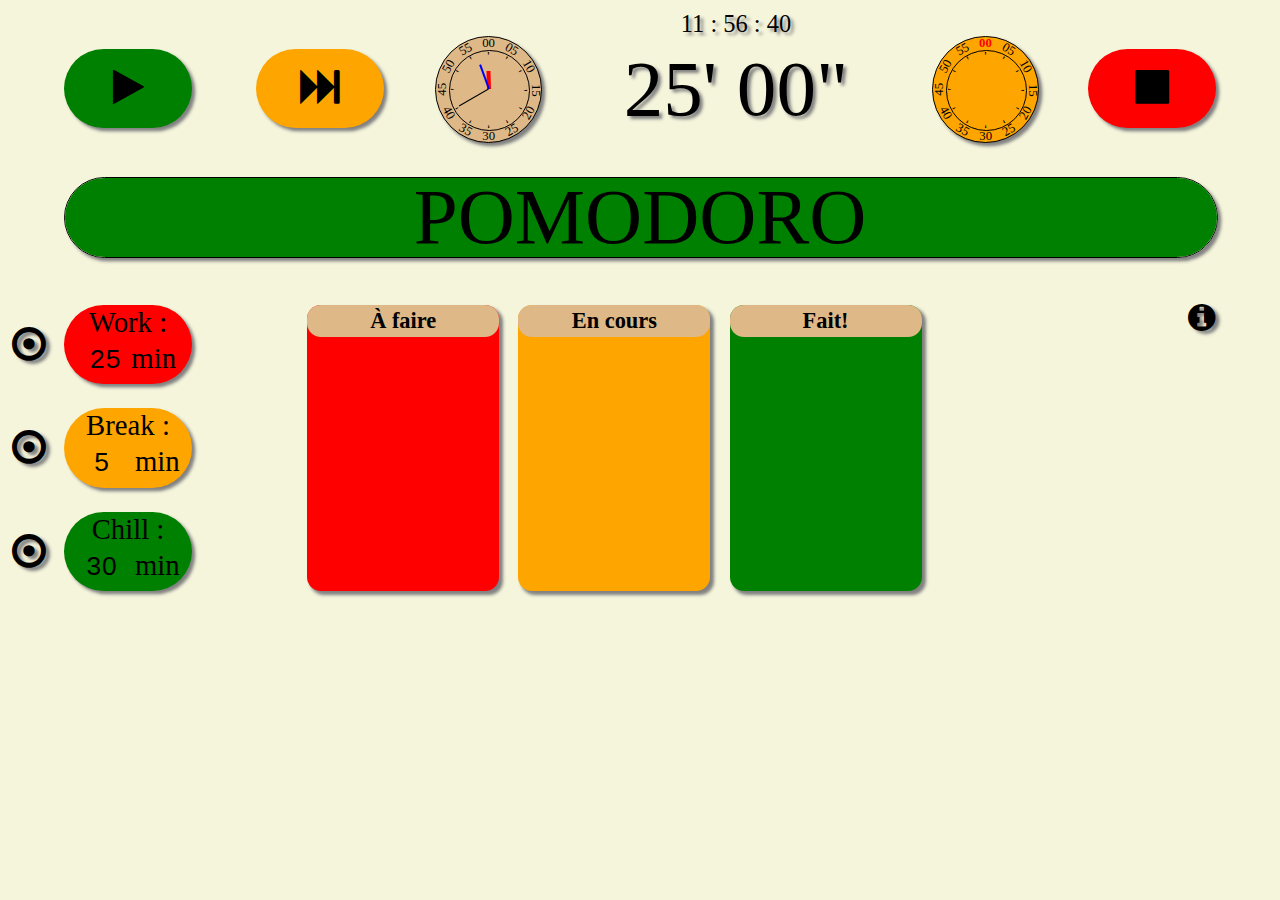
<file: index.html>
<!DOCTYPE html>
<html>
<head>
	<title>Pomodoro</title>
	<meta charset="utf-8">
	<link rel="stylesheet" type="text/css" href="css/font-awesome.min.css">
	<link rel="stylesheet" type="text/css" href="css/style2.css">
	<script src="js/jquery-3.2.1.min.js"></script>
	<script src="js/function.js"></script>
</head>
<body>
	<div id="play" class="box-shadow myButton"><i class="fa fa-play"></i></div>
	<div id="stop" class="box-shadow myButton"><i class="fa fa-stop"></i></div>
	<div id="next" class="box-shadow myButton"><i class="fa fa-fast-forward"></i></div>
	
	<div id="time-now" class="text-shadow"></div>
	<div id="time" class="text-shadow"></div>
	<div id="time-end" class="text-shadow"></div>
	
	<span class="staminaText">POMODORO</span>
	<div class="staminaBox box-shadow">
		<div id="staminaBar"></div>
	</div>
	
	<i id="phaseShower" class="fa fa-hand-o-left text-shadow"></i>
	
	<i id="selectWork" class="fa fa-dot-circle-o text-shadow"></i>
	<div id="workSet" class="box-shadow myButton">
		<label for="tWork">Work :</label><br>
		<input type="text" name="tWork" min="0" value="20">min
	</div>

	<i id="selectBreak" class="fa fa-dot-circle-o text-shadow"></i>
	<div id="breakSet" class="box-shadow myButton">
		<label for="tBreak">Break :</label><br>
		<input type="text" name="tBreak" min="0" value="10"> min
	</div>

	<i id="selectChill" class="fa fa-dot-circle-o text-shadow"></i>
	<div id="stopSet" class="box-shadow myButton">
		<label for="tStop">Chill :</label><br>
		<input type="text" name="tStop" min="0" value="30"> min
	</div>
	
	<div class="clock clock-now box-shadow">
		<div id="hour"></div>
		<div id="min"></div>
		<div id="sec"></div>
		<div class="clock-innerCircle"></div>
		<div class="clock-time zero"><span>00</span><br>'</div>
		<div class="clock-time cinq"><span>05</span><br>'</div>
		<div class="clock-time dix"><span>10</span><br>'</div>
		<div class="clock-time quinze"><span>15</span><br>'</div>
		<div class="clock-time vingt"><span class="reversed">20</span><br>'</div>
		<div class="clock-time vingt-cinq"><span class="reversed">25</span><br>'</div>
		<div class="clock-time trente"><span class="reversed">30</span><br>'</div>
		<div class="clock-time trente-cinq"><span class="reversed">35</span><br>'</div>
		<div class="clock-time quarante"><span class="reversed">40</span><br>'</div>
		<div class="clock-time quarante-cinq"><span>45</span><br>'</div>
		<div class="clock-time cinquante"><span>50</span><br>'</div>
		<div class="clock-time cinquante-cinq"><span>55</span><br>'</div>
	</div>
	<div class="clock clock-chrono box-shadow">
		<div id="hourF"></div>
		<div id="minF"></div>
		<div id="secF"></div>
		<div class="clock-innerCircle"></div>
		<div class="clock-time zero"><span style="color: red; font-weight: bold">00</span><br>'</div>
		<div class="clock-time cinq"><span>05</span><br>'</div>
		<div class="clock-time dix"><span>10</span><br>'</div>
		<div class="clock-time quinze"><span>15</span><br>'</div>
		<div class="clock-time vingt"><span class="reversed">20</span><br>'</div>
		<div class="clock-time vingt-cinq"><span class="reversed">25</span><br>'</div>
		<div class="clock-time trente"><span class="reversed">30</span><br>'</div>
		<div class="clock-time trente-cinq"><span class="reversed">35</span><br>'</div>
		<div class="clock-time quarante"><span class="reversed">40</span><br>'</div>
		<div class="clock-time quarante-cinq"><span>45</span><br>'</div>
		<div class="clock-time cinquante"><span>50</span><br>'</div>
		<div class="clock-time cinquante-cinq"><span>55</span><br>'</div>
	</div>
	
	<div id="toDoList">
		<div id="toDoList-toDo" class="box-shadow">
			<h2>À faire</h2>
		</div>
		
		<div id="toDoList-doing" class="box-shadow">
			<h2>En cours</h2>
		</div>
		
		<div id="toDoList-done" class="box-shadow">
			<h2>Fait!</h2>
		</div>
	</div>
	
	<i id="menuSwitch" class="fa fa-info-circle text-shadow"></i>
	<div id="menu" class="box-shadow">
		<h3>Raccourcis :</h3>
		<p>P : Play/Pause</p>
		<p>S : Stop</p>
		<p>N : Phase suivante</p>
		<p>M : show/hide menu</p>
		<p>W : Work time</p>
		<p>B : Break time</p>
		<p>C : Chill time</p>
		<h3>Créateur :</h3>
		<p><a href="mailto:vassily.dubois@gmail.com">Vassily Dubois</a></p>
		<p class="version">v0.9</p>
	</div>
	<!--penser à rajouter les éventuel mentions légales-->
	<script src="js/core.js"></script>
</body>
</html>
</file>
<file: css/style2.css>
body  {
	background-color: beige;
	--nbOr: calc(165580141 / 102334155);
	--ratio: var(--nbOr);
	--bWidth: 10vw;
	--bHeight: calc(var(--bWidth) / var(--ratio));
	--hSpace: calc(var(--bHeight) / var(--ratio));
	--hWorkZone: calc(var(--bHeight) * 3 + var(--hSpace) * 1);
	--wTime: calc(71vw - (var(--bWidth) * 3 + var(--bHeight) * 2));
	--workSetTop: calc(var(--hSpace) * 3 + var(--bHeight) * 2);
	--breakSetTop: calc(var(--hSpace) * 3.5 + var(--bHeight) * 3);
	--chillSetTop: calc(var(--hSpace) * 4 + var(--bHeight) * 4);
}
.myButton {
	position: absolute;
	height: var(--bHeight);
	width: var(--bWidth);
	text-align: center;
	overflow: hidden;
	border-radius: var(--bHeight);
	font-size: calc(var(--bHeight) / 2);
	line-height: var(--bHeight);
}

#play {
	top: var(--hSpace);
	left: 5vw;
	background-color: green;
}

#stop {
	top: var(--hSpace);
	left: calc(95vw - var(--bWidth));
	background-color: red;
}

#next {
	top: var(--hSpace);
	left: calc(10vw + var(--bWidth));
	background-color: orange;
}

#play:hover {
	cursor: wait;
    text-shadow: 0 0 5px whitesmoke;
}

#stop:hover {
	cursor: not-allowed;
    text-shadow: 0 0 5px whitesmoke;
}

#next:hover {
	cursor: e-resize;
    text-shadow: 0 0 5px whitesmoke;
}

#time, #time-now, #time-end {
	position: absolute;
	left: calc(17vw + var(--bWidth) * 2 + var(--bHeight));
	width: var(--wTime);
	background-color: beige;
	text-align: center;
}

#time {
	top: var(--hSpace);
	font-size: var(--bHeight);
	line-height: var(--bHeight);
}

#time-now {
	top: calc(var(--hSpace) / 4);
	font-size: calc(var(--hSpace) / 2);
	line-height: calc(var(--hSpace) / 2);
}

#time-end {
	top: calc(var(--hSpace) * 1.25 + var(--bHeight));
	font-size: calc(var(--hSpace) / 2);
	line-height: calc(var(--hSpace) / 2);
}

.staminaBox, .staminaText {
	position: absolute;
	top: calc(var(--hSpace) * 2 + var(--bHeight));
	left: 5vw;
	height: var(--bHeight);
	width: 90vw;
	text-align: center;
	border: 1px solid;
	border-radius: var(--bHeight);
	overflow: hidden;
}

.staminaText {
	left: 20vw;
	width: 60vw;
	font-size: var(--bHeight);
	line-height: var(--bHeight);
	z-index: 100;
	border: none;
}

#staminaBar {
	position: absolute;
	top: 0;
	left: 0;
	height: 100%;
	width: 100%;
	background-color: green;
	z-index: 50;
}


.clock {
	--fontHeight: 1vw;
	--wClock: calc(var(--bHeight) + var(--fontHeight) * 2);
	position: absolute;
	top: calc(var(--hSpace) - 1vw);
	width: var(--wClock);
	height: var(--wClock);
	border: 1px solid black;
	border-radius: 100%;
	text-align: center;
}

.clock-now {
	left: calc(15vw + var(--bWidth) * 2 - var(--fontHeight));
	background-color: burlywood;
}

.clock-chrono {
	left: calc(90vw - var(--bWidth) - var(--wClock) + var(--fontHeight));
	background-color: orange;
}

.clock-time {
	position: absolute;
	top: 0;
	left: calc(50% - 0.6vw);
	width: 1.2vw;
	height: calc(var(--wClock) / 2);
	font-size: var(--fontHeight);
	line-height: var(--fontHeight);
	transform-origin: bottom center;
}

.clock-innerCircle {
	position: absolute;
	top: calc(50% - var(--bHeight) / 2);
	left: calc(50% - var(--bHeight) / 2);
	width: var(--bHeight);
	height: var(--bHeight);
	border: 1px solid black;
	border-radius: 100%;
}
.clock-time span {
	position: absolute;
	top: 0;
	left: 0;
	width: 1.2vw;
}
.clock .cinq {
    transform: rotate(30deg);
}

.clock .dix {
    transform: rotate(60deg);
}

.clock .quinze {
    transform: rotate(90deg);
	height: calc(var(--wClock) / 2 + 1px);
}

.clock .vingt {
    transform: rotate(120deg);
	height: calc(var(--wClock) / 2 + 0.5px);
}

.clock .vingt-cinq {
    transform: rotate(150deg);
	height: calc(var(--wClock) / 2 + 0.5px);
}

.clock .trente {
    transform: rotate(180deg);
	height: calc(var(--wClock) / 2 + 0.5px);
}

.clock .trente-cinq {
    transform: rotate(210deg);
	height: calc(var(--wClock) / 2 + 0.5px);
}

.clock .quarante {
    transform: rotate(240deg);
	height: calc(var(--wClock) / 2 + 0.5px);
}

.clock .quarante-cinq {
    transform: rotate(270deg);
}

.clock .cinquante {
    transform: rotate(300deg);
}

.clock .cinquante-cinq {
    transform: rotate(330deg);
}

.clock .clock-time .reversed {
    transform: rotate(180deg);
}

#hour, #hourF, #min, #minF, #sec, #secF {
	position: absolute;
	top: 50%;
	margin: auto;
	transform-origin: center top;
}

#hour, #hourF {
	width: 4px;
	left: calc(50% - 2px);
	height: 17.5%;
	background-color: red;
}

#hourF {
	background-color: black;
}

#min, #minF {
	width: 2px;
	left: calc(50% - 1px);
	height: 25%;
	background-color: blue;
}

#minF {
	background-color: red;
}

#sec, #secF {
	width: 1px;
	left: calc(50% - 0.5px);
	height: 32.5%;
	background-color: black;
}

#secF  {
	background-color: blue;
}

/* Merci benoit ^^ */
input[type="text"] {
	background-color: transparent;
	border: none;
	width: 1.8em;
	outline: none;
	font-size: calc((var(--bHeight)) / 3);
	text-align: center;
	letter-spacing: 1px;
}

input[type="text"]:hover {
    text-shadow: 0 0 5px whitesmoke;
}

#workSet, #breakSet, #stopSet {
	left: 5vw;
	line-height: calc((var(--bHeight)) / 2.2 );
	font-size: calc((var(--bHeight)) / 2.75);
}

#workSet {
	top: var(--workSetTop);
	background-color: red;
}

#breakSet {
	top: var(--breakSetTop);
	background-color: orange;
}

#stopSet {
	top: var(--chillSetTop);
	background-color: green;
}

#menuSwitch {
	position: absolute;
	left: 92.85vw;
	height: 2.15vw;
	line-height: 2.15vw;
	top: calc(var(--hSpace) * 3 + var(--bHeight) * 2);
	font-size: 2.5vw;
	z-index: 100;
}

#menuSwitch:hover {
	cursor: help;
    text-shadow: 0 0 5px green;
}

#menu {
	--mWidth: calc(var(--bWidth) * 1.5);
	position: absolute;
	left: calc(93vw - var(--mWidth));
	top: calc(var(--hSpace) * 3 + var(--bHeight) * 2);
	width: var(--mWidth);
	height: var(--hWorkZone);
	padding: 0 1vw;
	display: none;
	background-color: burlywood;
	font-size: calc(var(--hWorkZone) / 15);
	line-height: calc(var(--hWorkZone) / 50);
	z-index: 50;
	overflow: auto;
	border-radius: 1.1vw;
}

#phaseShower {
	position: absolute;
	left: calc(6vw + var(--bWidth));
	top: var(--workSetTop);
	display: none;
	height: var(--bHeight);
	line-height: var(--bHeight);
	font-size: calc(var(--bHeight) * 0.8);
}

.version {
	position: absolute;
	bottom: 0.6vw;
	right: 0.6vw;
	margin: 0;
	padding: 0;
}

#selectWork, #selectBreak, #selectChill {
	position: absolute;
	left: calc(2.5vw - var(--bHeight) / 4);
	font-size: calc(var(--bHeight) / 2);
}

#selectWork:hover, #selectBreak:hover, #selectChill:hover {
	cursor: crosshair;
    text-shadow: 0 0 5px red;
}

#selectWork {
	top: calc(var(--hSpace) * 3 + var(--bHeight) * 2 + var(--bHeight) / 4);
}

#selectBreak {
	top: calc(var(--hSpace) * 3.5 + var(--bHeight) * 3 + var(--bHeight) / 4);
}

#selectChill {
	top: calc(var(--hSpace) * 4 + var(--bHeight) * 4 + var(--bHeight) / 4);
}

#toDoList {
	position: absolute;
	--hTop: calc(var(--hSpace) * 3 + var(--bHeight) * 2);
	top: var(--hTop);
	--width: 50vw;
	left: calc(49vw - var(--width) / 2);
	height: var(--hWorkZone);
	width: var(--width);
	margin: 0;
}

#toDoList-toDo, #toDoList-doing, #toDoList-done {
	position: absolute;
	top: 0;
	left: 0%;
	background-color: red;
	width: 30%;
	height: 100%;
	border-radius: 1.1vw;
}

#toDoList h2{
	position: absolute;
	top: 0;
	margin-top: 0;
	width: 100%;
	height: 2.5vw;
	font-size: 1.75vw;
	line-height: 2.5vw;
	text-align: center;
	background-color: burlywood;
	border-radius: 1.1vw;
}

#toDoList-doing {
	background-color: orange;
	left: 33%;
}

#toDoList-done {
	background-color: green;
	left: 66%;
}

.box-shadow {
    box-shadow: 0.26vw 0.26vw 0.26vw grey;
}

.text-shadow {
    text-shadow: 0.26vw 0.26vw 0.26vw grey;
}

#selectWork.text-shadow:hover, #selectBreak.text-shadow:hover, #selectChill.text-shadow:hover {
    text-shadow: 0.26vw 0.26vw 0.26vw grey, 0 0 0.26vw red;
}

 #menuSwitch.text-shadow:hover {
    text-shadow: 0.26vw 0.26vw 0.26vw grey, 0 0 0.26vw green;
}
</file>
